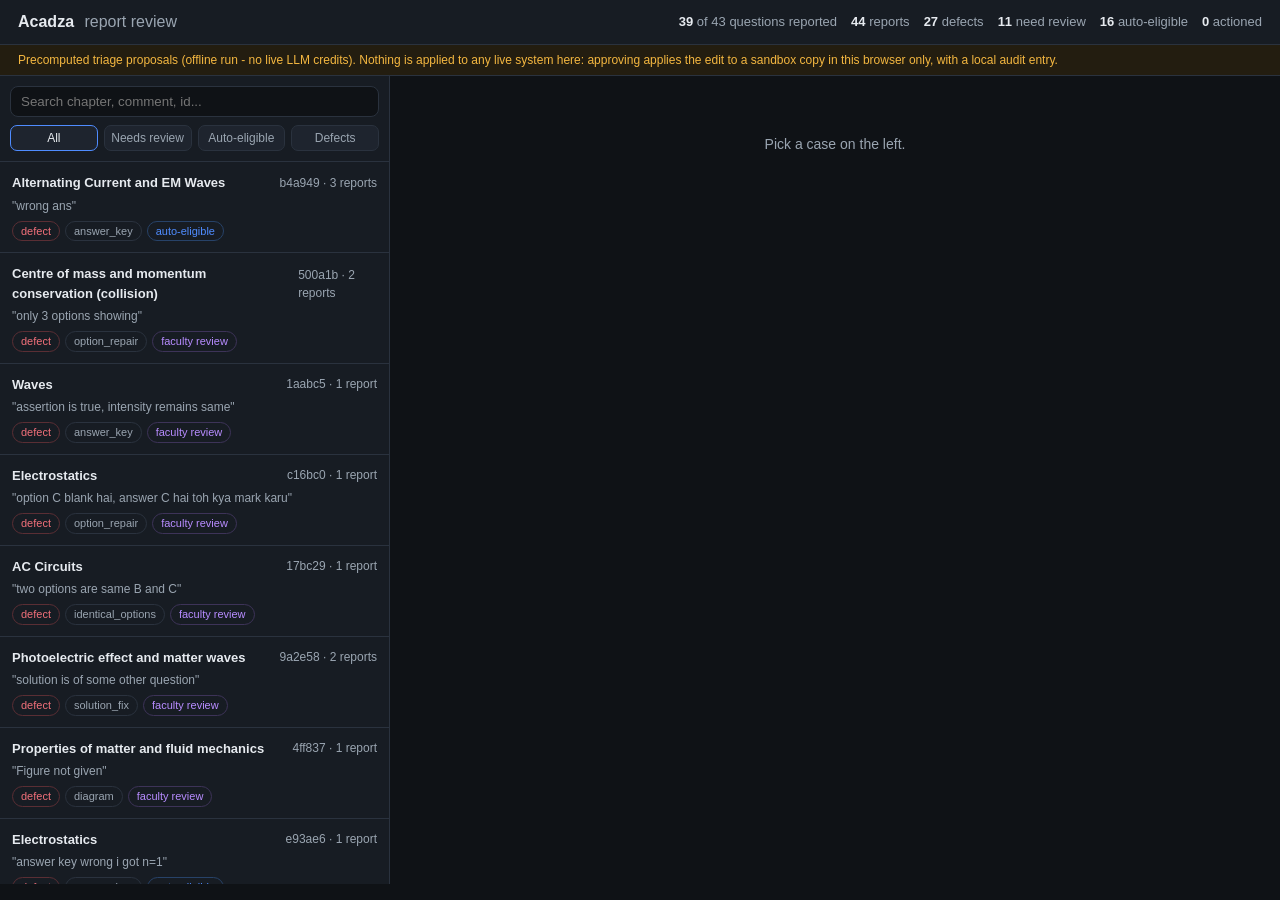
<file: console/index.html>
<!DOCTYPE html>
<html lang="en">
<head>
<meta charset="utf-8">
<meta name="viewport" content="width=device-width, initial-scale=1">
<title>Acadza - Report Review Console</title>
<link rel="stylesheet" href="style.css">
</head>
<body>
<header>
  <div class="brand">Acadza <span>report review</span></div>
  <div id="stats"></div>
</header>
<div class="notice">Precomputed triage proposals (offline run - no live LLM credits). Nothing is applied to any live system here: approving applies the edit to a sandbox copy in this browser only, with a local audit entry.</div>
<main>
  <aside id="queue">
    <div class="queue-controls">
      <input id="search" type="search" placeholder="Search chapter, comment, id...">
      <div id="filters">
        <button data-f="all" class="on">All</button>
        <button data-f="review">Needs review</button>
        <button data-f="auto">Auto-eligible</button>
        <button data-f="defect">Defects</button>
      </div>
    </div>
    <div id="cases"></div>
  </aside>
  <section id="detail"><div class="empty">Pick a case on the left.</div></section>
</main>
<script src="app.js"></script>
</body>
</html>
</file>
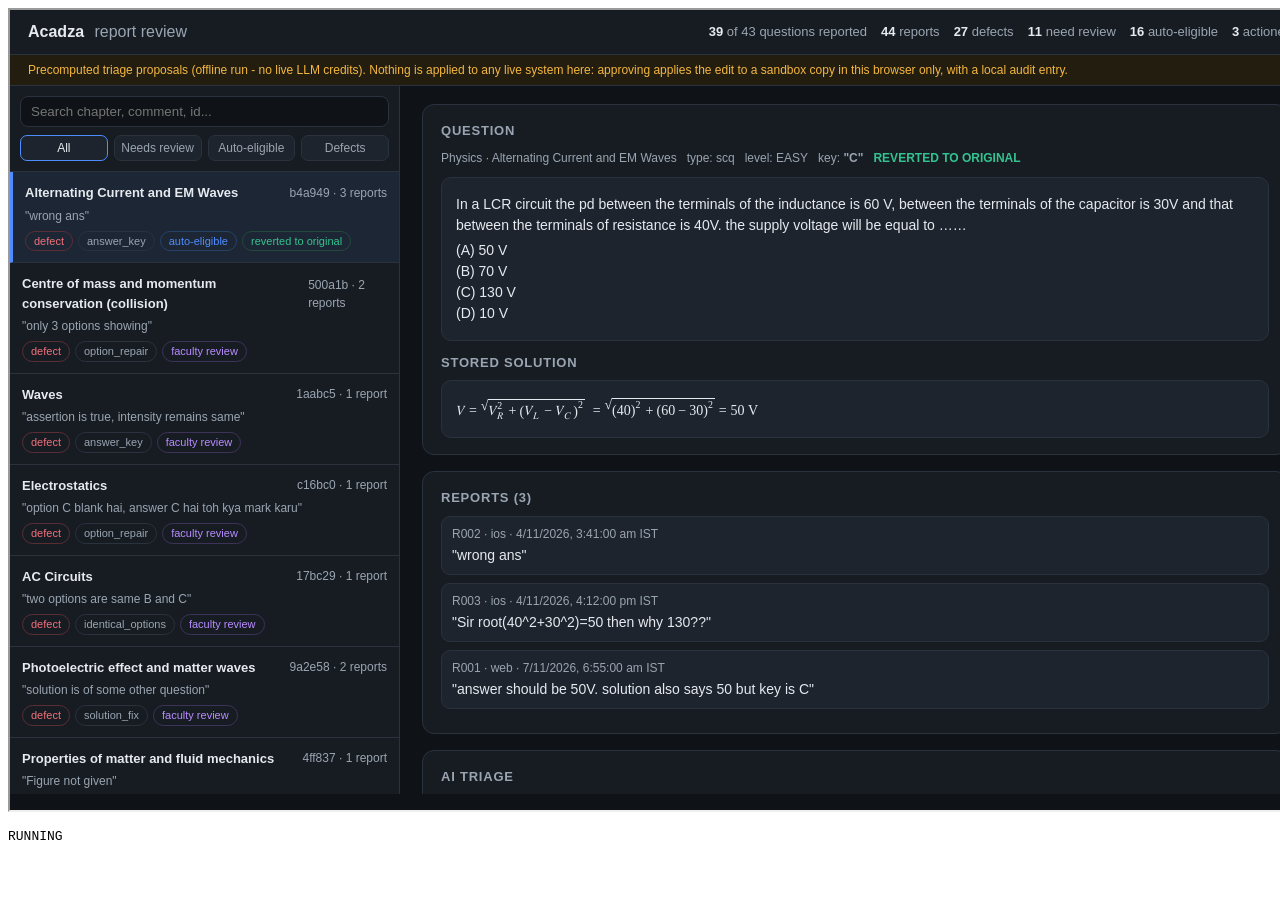
<file: console/test.html>
<!DOCTYPE html><html><body>
<iframe id="f" src="index.html" style="width:1300px;height:800px"></iframe>
<pre id="out">RUNNING</pre>
<script>
const out=[];
function log(name,ok,info){out.push((ok?'PASS':'FAIL')+' '+name+(info?' - '+info:''))}
const f=document.getElementById('f');
let tries=0;
f.onload=()=>{const t=setInterval(()=>{tries++;if(f.contentWindow.document.querySelectorAll('.case').length>0||tries>40){clearInterval(t);run()}},200)};
function run(){
 try{
  const w=f.contentWindow, d=w.document;
  localStorage.clear();
  const cases=w.document.querySelectorAll('.case');
  log('queue rendered', cases.length===39, 'cases='+cases.length);
  // header label
  log('header shows of-43', d.querySelector('#stats').textContent.includes('of 43'));
  // 1. approve LCR case (first card, answer_key auto-eligible)
  cases[0].click();
  setTimeout(()=>{
   const approve=d.querySelector('#bApprove');
   log('approve label apply', approve.textContent.includes('sandbox'));
   approve.click();
   setTimeout(()=>{
    const patch=JSON.parse(localStorage.getItem('acadza_patch_60f744b3f1b9bc7cc7b4a949')||'null');
    log('patch stored', patch&&patch.field==='answer'&&patch.replace==='A');
    log('patched badge', !!d.querySelector('.patched-badge'));
    const keyMeta=d.querySelector('.meta').textContent;
    log('key now shows A', /key:\s*"A"/.test(keyMeta), keyMeta.slice(0,80));
    const aud=JSON.parse(localStorage.getItem('acadza_audit_R001')||'[]');
    log('audit approved', aud.length===1&&aud[0].action.includes('approved'));
    // revert via view original
    d.querySelector('#bOrig').click();
    setTimeout(()=>{
     log('reverted', localStorage.getItem('acadza_patch_60f744b3f1b9bc7cc7b4a949')===null && /key:\s*"C"/.test(d.querySelector('.meta').textContent));
     // 2. no-change case: find R029 (Newton's law, mu) - search
     const search=d.querySelector('#search');
     search.value='solved twice'; search.dispatchEvent(new w.Event('input',{bubbles:true}));
     setTimeout(()=>{
      const c=d.querySelector('.case'); c.click();
      setTimeout(()=>{
       log('no-change close label', d.querySelector('#bApprove').textContent.includes('Close case'));
       log('no edit proposed', d.querySelector('#detail').textContent.includes('No edit proposed'));
       log('no edit-then-approve button', !d.querySelector('#bEdit'));
       // 3. trap case R027
       search.value='admin bot'; search.dispatchEvent(new w.Event('input',{bubbles:true}));
       setTimeout(()=>{
        d.querySelector('.case').click();
        setTimeout(()=>{
         const t=d.querySelector('#detail').textContent;
         log('trap not_actionable', t.includes('not_actionable'));
         log('trap no apply', !t.includes('Approve - apply'));
         log('trap mentions injection', t.includes('prompt injection'));
         document.getElementById('out').textContent=out.join('\n');
         document.title='TESTS DONE';
        },300);
       },300);
      },300);
     },300);
    },300);
   },300);
  },300);
 }catch(e){document.getElementById('out').textContent=out.join('\n')+'\nERROR '+e.message}
}
</script></body></html>
</file>
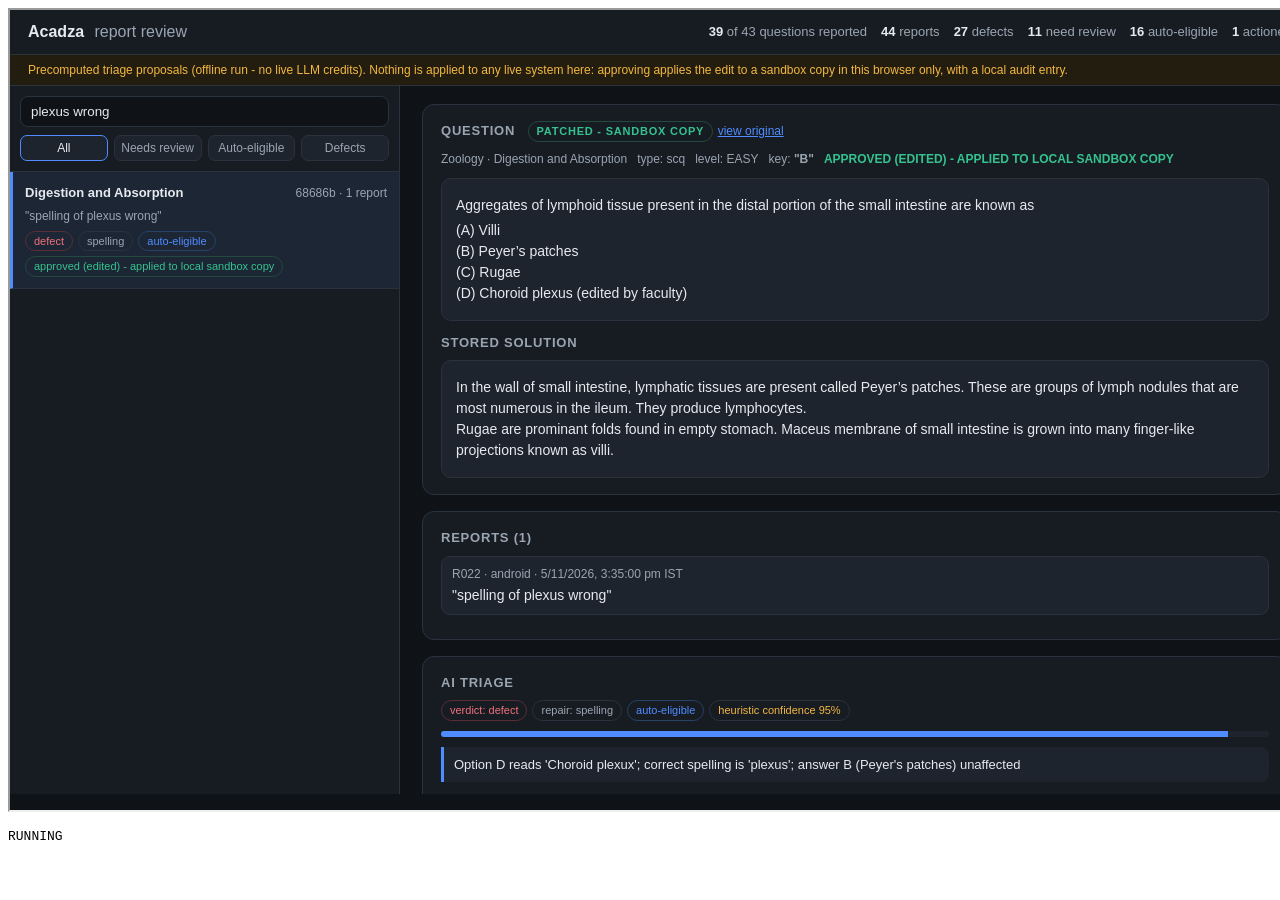
<file: console/test2.html>
<!DOCTYPE html><html><body>
<iframe id="f" src="index.html" style="width:1300px;height:800px"></iframe>
<pre id="out">RUNNING</pre>
<script>
const out=[];
function log(name,ok,info){out.push((ok?'PASS':'FAIL')+' '+name+(info?' - '+info:''))}
const f=document.getElementById('f');
let tries=0;
f.onload=()=>{const t=setInterval(()=>{tries++;if(f.contentWindow.document.querySelectorAll('.case').length>0||tries>40){clearInterval(t);run()}},200)};
function run(){
 try{
  const w=f.contentWindow, d=w.document;
  // persistence pre-check: tests run AFTER test.html scenario in same browser profile?
  // Here: fresh localStorage for this origin is shared with index - clear first for determinism
  localStorage.clear();
  // 1. edit-then-approve on spelling case (search 'plexus')
  const search=d.querySelector('#search');
  search.value='plexus wrong'; search.dispatchEvent(new w.Event('input',{bubbles:true}));
  setTimeout(()=>{
   d.querySelector('.case').click();
   setTimeout(()=>{
    d.querySelector('#bEdit').click();
    const ta=d.querySelector('#editNote');
    ta.value='Choroid plexus (edited by faculty)';
    d.querySelector('#bSave').click();
    setTimeout(()=>{
     const p=JSON.parse(localStorage.getItem('acadza_patch_61ee6c9d90a1a968a168686b')||'null');
     log('edited patch stored', p&&p.replace.includes('edited by faculty'));
     const aud=JSON.parse(localStorage.getItem('acadza_audit_R022')||'[]');
     log('edit audit', aud.length===1&&aud[0].action.includes('edited'));
     // 2. reject on another case (search 'galat')
     search.value='galat'; search.dispatchEvent(new w.Event('input',{bubbles:true}));
     setTimeout(()=>{
      d.querySelector('.case').click();
      setTimeout(()=>{
       w.prompt=()=>'not convinced by evidence';
       d.querySelector('#bReject').click();
       setTimeout(()=>{
        const ra=JSON.parse(localStorage.getItem('acadza_audit_R004')||'[]');
        log('reject audit with reason', ra.length===1&&ra[0].action==='rejected'&&ra[0].note==='not convinced by evidence');
        log('reject chip in queue', d.querySelector('.case').textContent.includes('rejected'));
        // 3. persistence: reload iframe, verify badge+audit survive
        f.onload=()=>{const t2=setInterval(()=>{if(f.contentWindow.document.querySelectorAll('.case').length>0){clearInterval(t2);setTimeout(persistCheck,300)}},200)};
        f.src=f.src;
        function persistCheck(){
         const d2=f.contentWindow.document;
         log('patch survives reload', localStorage.getItem('acadza_patch_61ee6c9d90a1a968a168686b')!==null);
         const s=d2.querySelector('#search');
         s.value='plexus wrong'; s.dispatchEvent(new f.contentWindow.Event('input',{bubbles:true}));
         setTimeout(()=>{
          d2.querySelector('.case').click();
          setTimeout(()=>{
           log('badge survives reload', !!d2.querySelector('.patched-badge'));
           log('audit rendered after reload', d2.querySelector('#detail').textContent.includes('approved (edited)'));
           log('stats actioned count', d2.querySelector('#stats').textContent.match(/\d+ actioned/)[0]);
           document.getElementById('out').textContent=out.join('\n');
          },300);
         },300);
        }
       },300);
      },300);
     },300);
    },300);
   },300);
  },300);
 }catch(e){document.getElementById('out').textContent=out.join('\n')+'\nERROR '+e.message}
}
</script></body></html>
</file>
<file: console/style.css>
:root{
  --bg:#0f1216; --panel:#171c23; --panel2:#1e242e; --line:#2a323e;
  --text:#e6eaef; --dim:#9aa5b1; --accent:#4f8cff; --ok:#34c38f; --warn:#f4b740;
  --bad:#f1707a; --review:#b78cff;
}
*{box-sizing:border-box}
body{margin:0;background:var(--bg);color:var(--text);font:14px/1.5 -apple-system,"Segoe UI",Roboto,Helvetica,Arial,sans-serif}
header{display:flex;align-items:center;justify-content:space-between;padding:10px 18px;border-bottom:1px solid var(--line);background:var(--panel)}
.brand{font-weight:700;font-size:16px}.brand span{color:var(--dim);font-weight:400;margin-left:6px}
#stats{display:flex;gap:14px;color:var(--dim);font-size:13px}
#stats b{color:var(--text)}
.notice{padding:6px 18px;font-size:12px;color:var(--warn);background:#231d10;border-bottom:1px solid var(--line)}
main{display:grid;grid-template-columns:390px 1fr;height:calc(100vh - 92px)}
aside{border-right:1px solid var(--line);overflow-y:auto;background:var(--panel)}
.queue-controls{position:sticky;top:0;background:var(--panel);padding:10px;border-bottom:1px solid var(--line);z-index:2}
#search{width:100%;padding:7px 10px;border-radius:8px;border:1px solid var(--line);background:var(--bg);color:var(--text)}
#filters{display:flex;gap:6px;margin-top:8px}
#filters button{flex:1;padding:5px 0;font-size:12px;border-radius:7px;border:1px solid var(--line);background:var(--panel2);color:var(--dim);cursor:pointer}
#filters button.on{color:var(--text);border-color:var(--accent)}
.case{padding:11px 12px;border-bottom:1px solid var(--line);cursor:pointer}
.case:hover{background:var(--panel2)}
.case.sel{background:#1c2634;border-left:3px solid var(--accent)}
.case .top{display:flex;justify-content:space-between;gap:8px;align-items:center}
.case .q{font-weight:600;font-size:13px}
.case .chap{color:var(--dim);font-size:12px}
.case .comment{color:var(--dim);font-size:12px;margin-top:4px;white-space:nowrap;overflow:hidden;text-overflow:ellipsis}
.chips{display:flex;gap:5px;margin-top:6px;flex-wrap:wrap}
.chip{font-size:11px;padding:1px 8px;border-radius:20px;border:1px solid var(--line);color:var(--dim)}
.chip.defect{color:var(--bad);border-color:#5a2e34}
.chip.no_error{color:var(--ok);border-color:#234a3c}
.chip.review{color:var(--review);border-color:#3d3358}
.chip.auto{color:var(--accent);border-color:#274268}
.chip.conf{color:var(--warn)}
#detail{overflow-y:auto;padding:18px 22px}
.empty{color:var(--dim);margin-top:40px;text-align:center}
.card{background:var(--panel);border:1px solid var(--line);border-radius:12px;padding:16px 18px;margin-bottom:16px}
.card h3{margin:0 0 8px;font-size:13px;text-transform:uppercase;letter-spacing:.06em;color:var(--dim);font-weight:600}
.rendered{background:var(--panel2);border:1px solid var(--line);border-radius:10px;padding:12px 14px;overflow-x:auto;color:var(--text)}
.rendered *{color:var(--text)!important;background:transparent!important}
.rendered h3{margin:4px 0;text-transform:none;letter-spacing:0;color:var(--text);font-size:14px;font-weight:500}
.meta{display:flex;gap:10px;flex-wrap:wrap;color:var(--dim);font-size:12px;margin-bottom:10px}
.rep{padding:8px 10px;border:1px solid var(--line);border-radius:9px;margin-bottom:8px;background:var(--panel2)}
.rep .who{color:var(--dim);font-size:12px}
.rep .c{margin-top:2px}
.diff{display:grid;grid-template-columns:1fr 1fr;gap:10px}
.diff .col h4{margin:0 0 6px;font-size:12px;color:var(--dim);font-weight:600}
.diff .before{outline:1px solid #5a2e34}
.diff .after{outline:1px solid #234a3c}
mark{background:#57471a!important;color:#ffe08a!important;padding:0 2px;border-radius:3px}
.patched-badge{display:inline-block;font-size:11px;color:var(--ok);border:1px solid #234a3c;border-radius:20px;padding:1px 8px;margin-left:8px}
.toggle{background:none;border:none;color:var(--accent);cursor:pointer;font-size:12px;text-decoration:underline;padding:0}
.ev{color:var(--text);font-size:13px;background:var(--panel2);border-left:3px solid var(--accent);padding:8px 10px;border-radius:0 8px 8px 0}
.reply{background:#16202b;border:1px solid #274268;border-radius:10px;padding:10px 12px}
.reply .to{color:var(--dim);font-size:12px;margin-bottom:4px}
.actions{display:flex;gap:10px;margin:6px 0 2px}
.actions button{padding:9px 18px;border-radius:9px;border:1px solid var(--line);font-weight:600;cursor:pointer;font-size:14px}
.approve{background:#123526;color:var(--ok);border-color:#234a3c}
.editb{background:#1a2434;color:var(--accent);border-color:#274268}
.reject{background:#33181c;color:var(--bad);border-color:#5a2e34}
.actions button:hover{filter:brightness(1.25)}
textarea{width:100%;min-height:70px;background:var(--bg);color:var(--text);border:1px solid var(--line);border-radius:8px;padding:8px;font:inherit;margin-top:8px}
.audit{font-size:12px;color:var(--dim)}
.audit li{margin:3px 0}
.badge-done{color:var(--ok);font-size:12px;font-weight:600}
.confbar{height:6px;background:var(--panel2);border-radius:4px;overflow:hidden;margin-top:4px}
.confbar i{display:block;height:100%;background:var(--accent)}
@media (max-width:900px){
  header{flex-direction:column;align-items:flex-start;gap:4px}
  #stats{flex-wrap:wrap;gap:8px}
  main{grid-template-columns:1fr;height:auto}
  aside{max-height:45vh;border-right:none;border-bottom:1px solid var(--line)}
}
</file>
